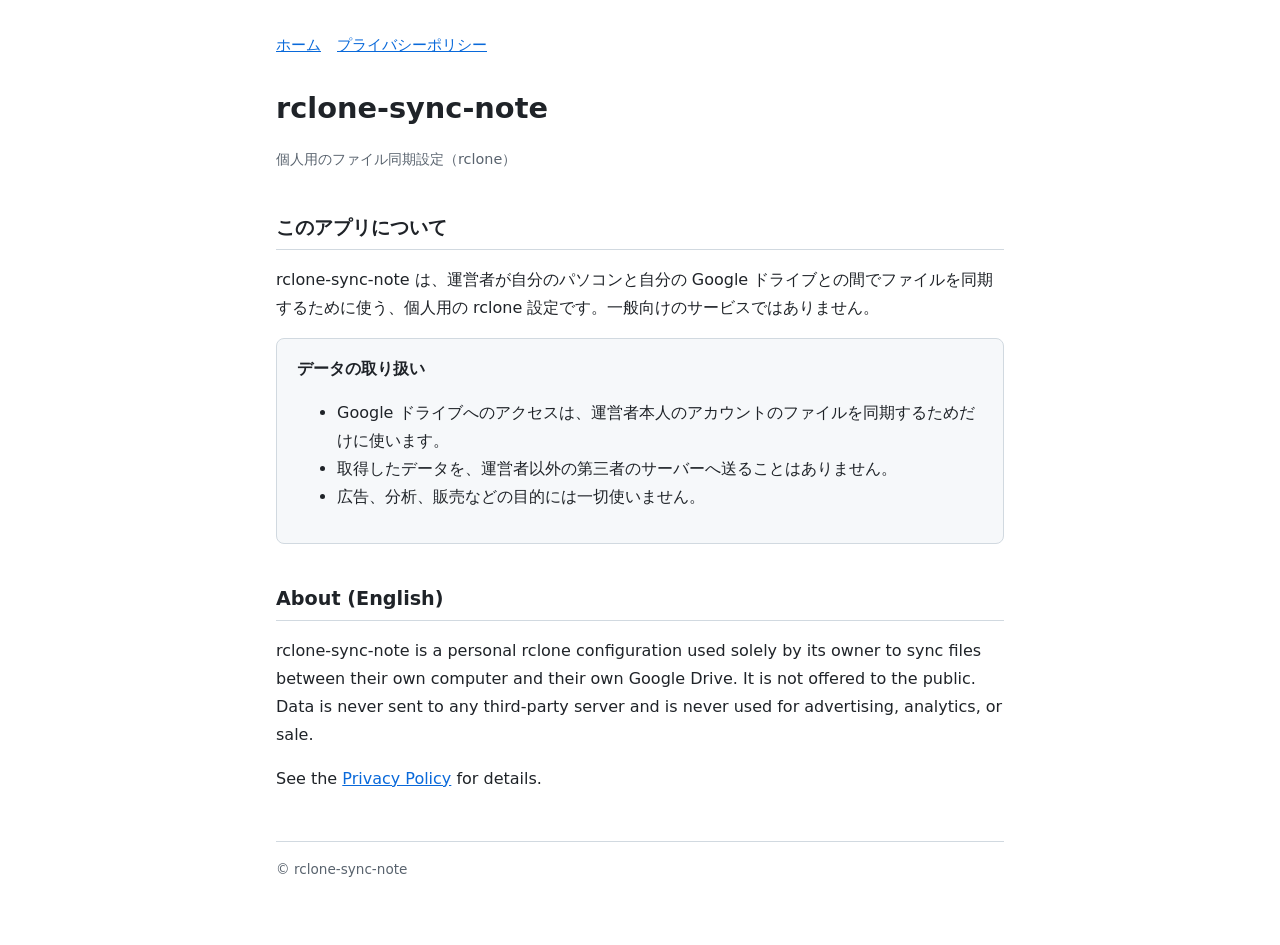
<file: docs/index.html>
<!doctype html>
<html lang="ja">
<head>
  <meta charset="utf-8">
  <meta name="viewport" content="width=device-width, initial-scale=1">
  <title>rclone-sync-note</title>
  <link rel="stylesheet" href="style.css">
</head>
<body>
<main>
  <nav><a href="./">ホーム</a><a href="privacy.html">プライバシーポリシー</a></nav>
  <h1>rclone-sync-note</h1>
  <p class="muted">個人用のファイル同期設定（rclone）</p>

  <h2>このアプリについて</h2>
  <p>rclone-sync-note は、運営者が自分のパソコンと自分の Google ドライブとの間でファイルを同期するために使う、個人用の rclone 設定です。一般向けのサービスではありません。</p>

  <div class="card">
    <strong>データの取り扱い</strong>
    <ul>
      <li>Google ドライブへのアクセスは、運営者本人のアカウントのファイルを同期するためだけに使います。</li>
      <li>取得したデータを、運営者以外の第三者のサーバーへ送ることはありません。</li>
      <li>広告、分析、販売などの目的には一切使いません。</li>
    </ul>
  </div>

  <h2>About (English)</h2>
  <p>rclone-sync-note is a personal rclone configuration used solely by its owner to sync files between their own computer and their own Google Drive. It is not offered to the public. Data is never sent to any third-party server and is never used for advertising, analytics, or sale.</p>
  <p>See the <a href="privacy.html">Privacy Policy</a> for details.</p>

  <footer>&copy; rclone-sync-note</footer>
</main>
</body>
</html>
</file>
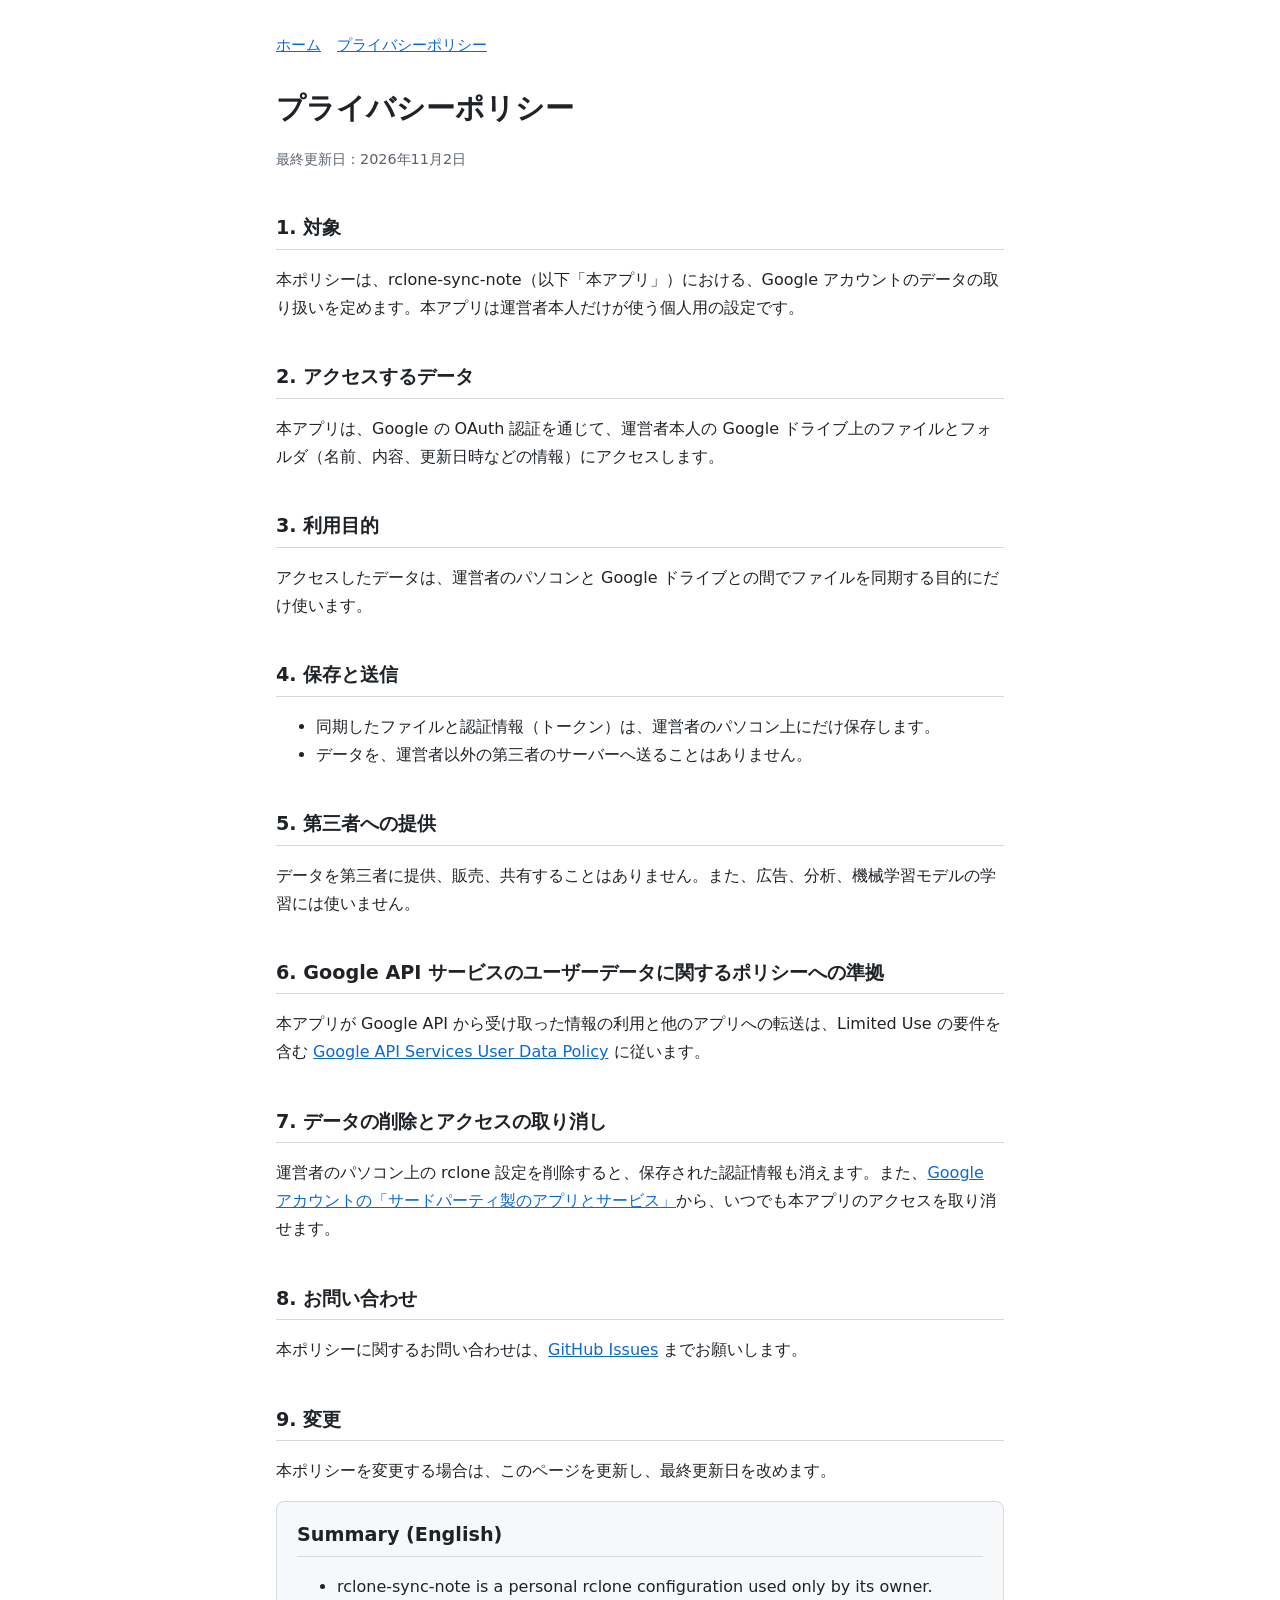
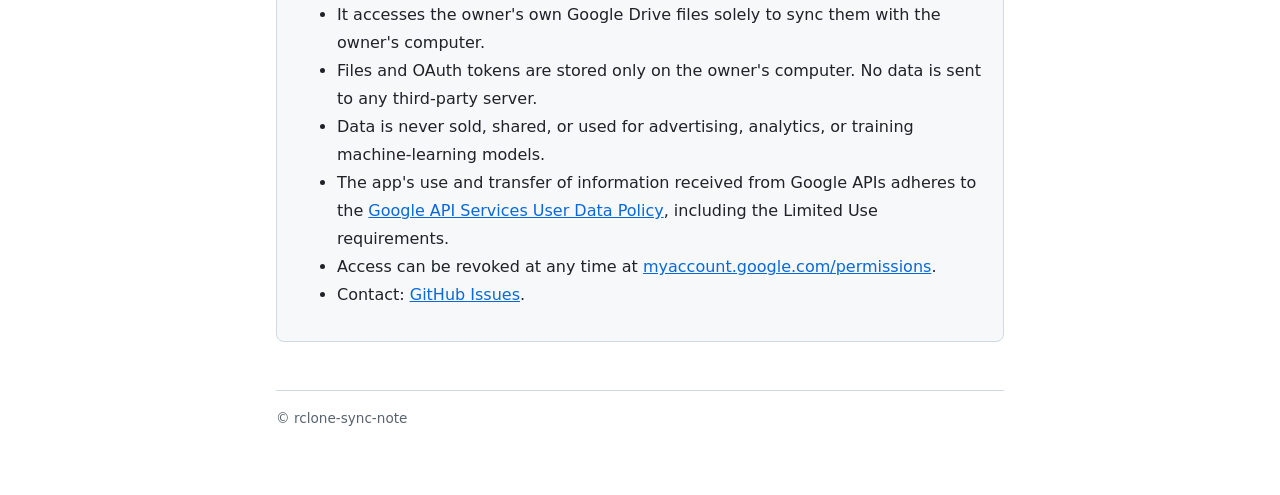
<file: docs/privacy.html>
<!doctype html>
<html lang="ja">
<head>
  <meta charset="utf-8">
  <meta name="viewport" content="width=device-width, initial-scale=1">
  <title>Privacy Policy</title>
  <link rel="stylesheet" href="style.css">
</head>
<body>
<main>
  <nav><a href="./">ホーム</a><a href="privacy.html">プライバシーポリシー</a></nav>
  <h1>プライバシーポリシー</h1>
  <p class="muted">最終更新日：2026年11月2日</p>

  <h2>1. 対象</h2>
  <p>本ポリシーは、rclone-sync-note（以下「本アプリ」）における、Google アカウントのデータの取り扱いを定めます。本アプリは運営者本人だけが使う個人用の設定です。</p>

  <h2>2. アクセスするデータ</h2>
  <p>本アプリは、Google の OAuth 認証を通じて、運営者本人の Google ドライブ上のファイルとフォルダ（名前、内容、更新日時などの情報）にアクセスします。</p>

  <h2>3. 利用目的</h2>
  <p>アクセスしたデータは、運営者のパソコンと Google ドライブとの間でファイルを同期する目的にだけ使います。</p>

  <h2>4. 保存と送信</h2>
  <ul>
    <li>同期したファイルと認証情報（トークン）は、運営者のパソコン上にだけ保存します。</li>
    <li>データを、運営者以外の第三者のサーバーへ送ることはありません。</li>
  </ul>

  <h2>5. 第三者への提供</h2>
  <p>データを第三者に提供、販売、共有することはありません。また、広告、分析、機械学習モデルの学習には使いません。</p>

  <h2>6. Google API サービスのユーザーデータに関するポリシーへの準拠</h2>
  <p>本アプリが Google API から受け取った情報の利用と他のアプリへの転送は、Limited Use の要件を含む <a href="https://developers.google.com/terms/api-services-user-data-policy">Google API Services User Data Policy</a> に従います。</p>

  <h2>7. データの削除とアクセスの取り消し</h2>
  <p>運営者のパソコン上の rclone 設定を削除すると、保存された認証情報も消えます。また、<a href="https://myaccount.google.com/permissions">Google アカウントの「サードパーティ製のアプリとサービス」</a>から、いつでも本アプリのアクセスを取り消せます。</p>

  <h2>8. お問い合わせ</h2>
  <p>本ポリシーに関するお問い合わせは、<a href="https://github.com/splice7405-byte/rclone-sync-note/issues">GitHub Issues</a> までお願いします。</p>

  <h2>9. 変更</h2>
  <p>本ポリシーを変更する場合は、このページを更新し、最終更新日を改めます。</p>

  <div class="card">
    <h2 style="margin-top:0">Summary (English)</h2>
    <ul>
      <li>rclone-sync-note is a personal rclone configuration used only by its owner.</li>
      <li>It accesses the owner's own Google Drive files solely to sync them with the owner's computer.</li>
      <li>Files and OAuth tokens are stored only on the owner's computer. No data is sent to any third-party server.</li>
      <li>Data is never sold, shared, or used for advertising, analytics, or training machine-learning models.</li>
      <li>The app's use and transfer of information received from Google APIs adheres to the <a href="https://developers.google.com/terms/api-services-user-data-policy">Google API Services User Data Policy</a>, including the Limited Use requirements.</li>
      <li>Access can be revoked at any time at <a href="https://myaccount.google.com/permissions">myaccount.google.com/permissions</a>.</li>
      <li>Contact: <a href="https://github.com/splice7405-byte/rclone-sync-note/issues">GitHub Issues</a>.</li>
    </ul>
  </div>

  <footer>&copy; rclone-sync-note</footer>
</main>
</body>
</html>
</file>
<file: docs/style.css>
:root {
  --bg: #ffffff;
  --fg: #1f2328;
  --muted: #59636e;
  --accent: #0969da;
  --border: #d1d9e0;
  --card: #f6f8fa;
}
@media (prefers-color-scheme: dark) {
  :root {
    --bg: #0d1117;
    --fg: #e6edf3;
    --muted: #9198a1;
    --accent: #4493f8;
    --border: #3d444d;
    --card: #151b23;
  }
}
* { box-sizing: border-box; }
body {
  margin: 0;
  background: var(--bg);
  color: var(--fg);
  font-family: system-ui, -apple-system, "Segoe UI", "Hiragino Sans", "Noto Sans JP", sans-serif;
  line-height: 1.75;
}
main { max-width: 760px; margin: 0 auto; padding: 32px 16px 64px; }
h1 { font-size: 1.8rem; margin: 0 0 8px; }
h2 { font-size: 1.2rem; margin-top: 2em; padding-bottom: 4px; border-bottom: 1px solid var(--border); }
a { color: var(--accent); }
.muted { color: var(--muted); font-size: 0.9rem; }
.card { background: var(--card); border: 1px solid var(--border); border-radius: 8px; padding: 16px 20px; margin: 16px 0; }
nav { display: flex; gap: 16px; margin-bottom: 24px; font-size: 0.95rem; }
footer { margin-top: 48px; color: var(--muted); font-size: 0.85rem; border-top: 1px solid var(--border); padding-top: 16px; }
</file>
